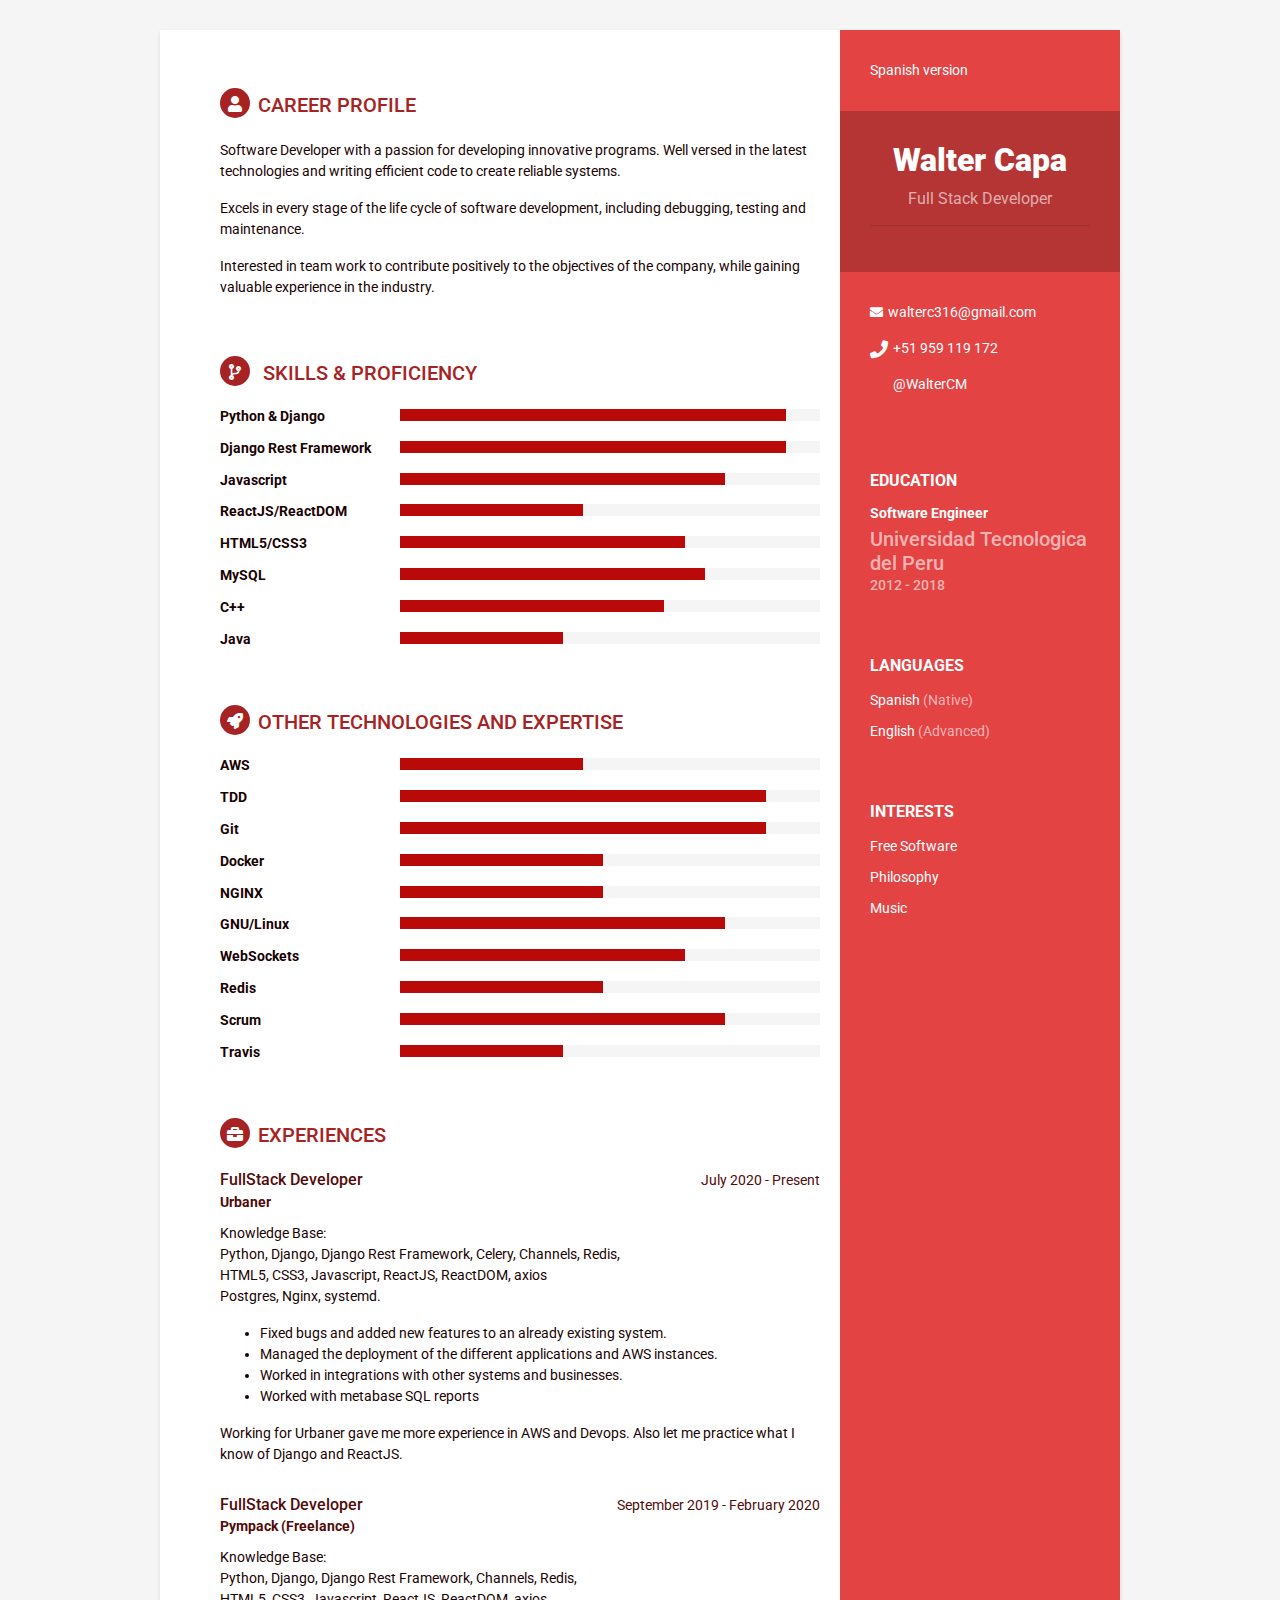
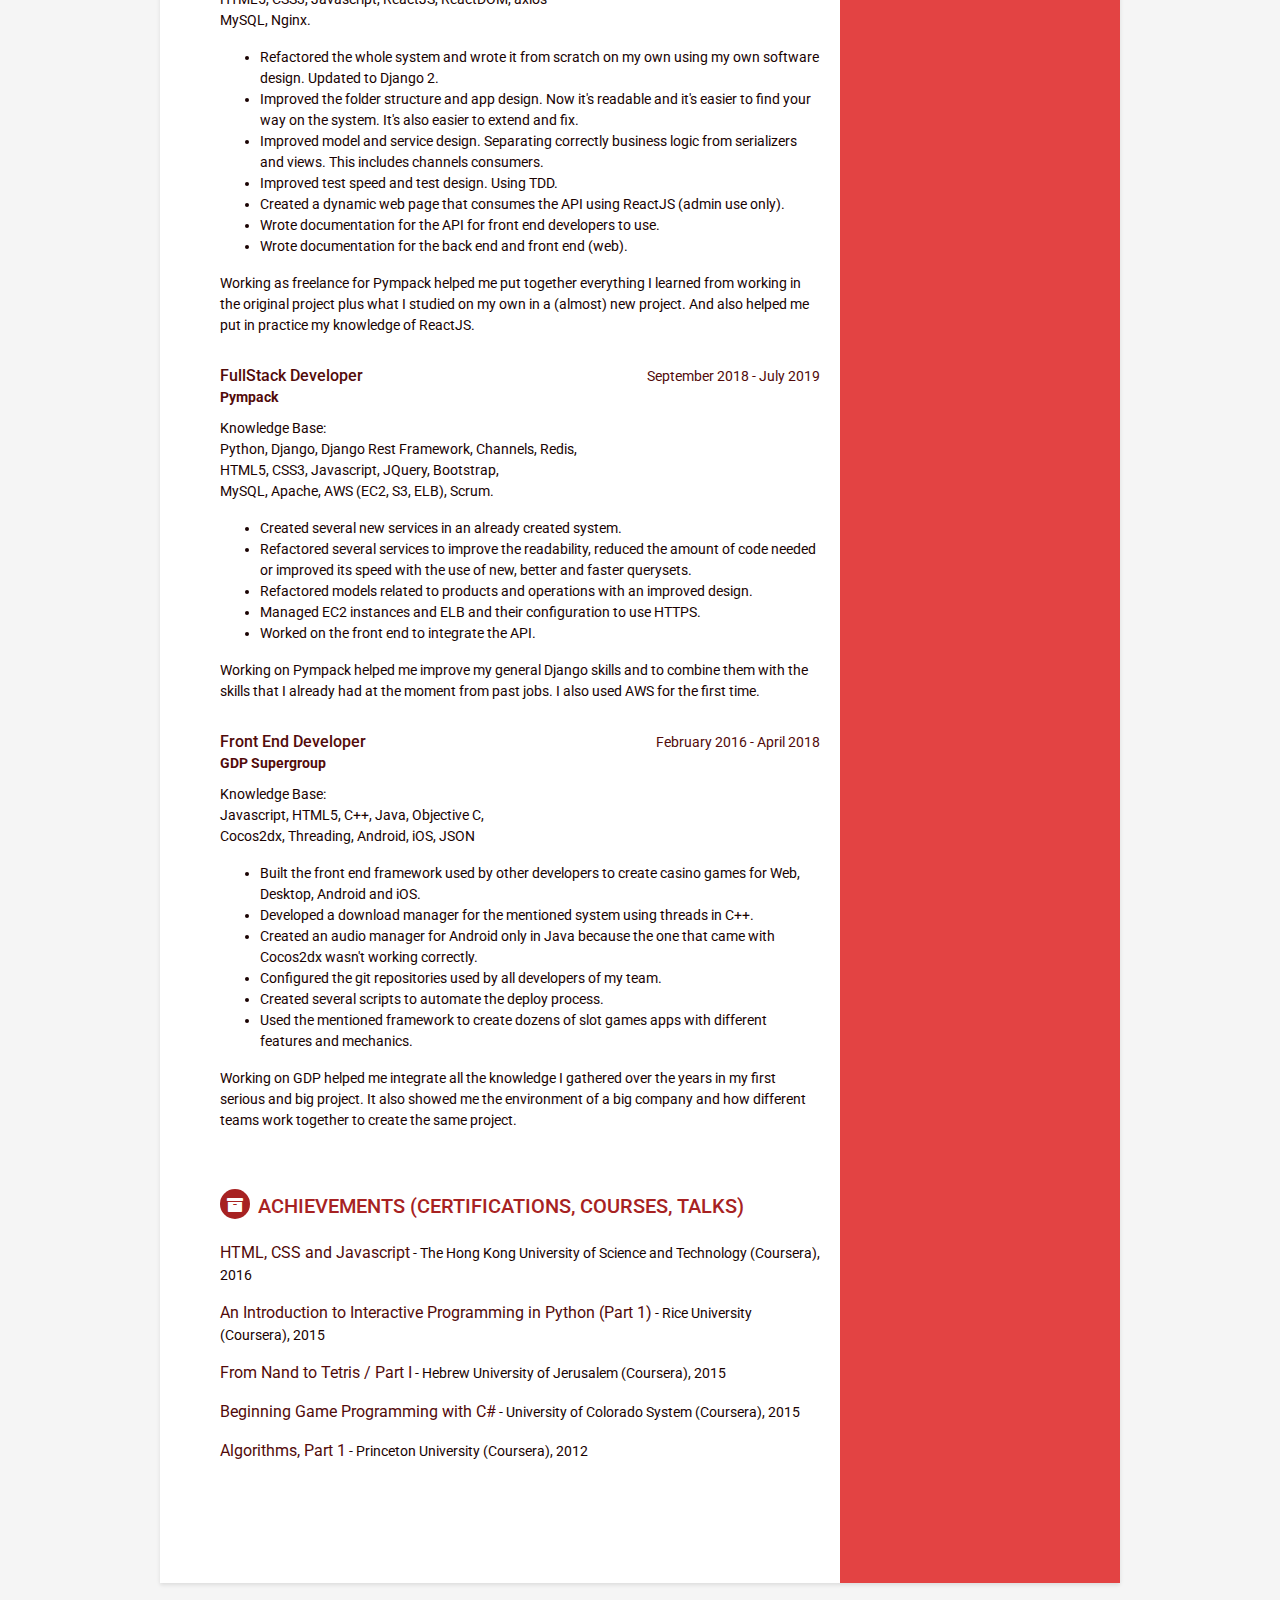
<file: index.html>
<!DOCTYPE html>
<!--[if IE 8]> <html lang="en" class="ie8"> <![endif]-->
<!--[if IE 9]> <html lang="en" class="ie9"> <![endif]-->
<!--[if !IE]><!--> <html lang="en"> <!--<![endif]-->

<head>
    <title>CV - Walter Capa</title>
    <!-- Meta -->
    <meta charset="utf-8">
    <meta http-equiv="X-UA-Compatible" content="IE=edge">
    <meta name="viewport" content="width=device-width, initial-scale=1.0">
    <meta name="description" content="Responsive HTML5 Resume/CV Template for Developers">
    <meta name="author" content="Xiaoying Riley at 3rd Wave Media">
    <link rel="shortcut icon" href="favicon.ico">
    <link href='https://fonts.googleapis.com/css?family=Roboto:400,500,400italic,300italic,300,500italic,700,700italic,900,900italic' rel='stylesheet' type='text/css'>
    <!-- Global CSS -->
    <link rel="stylesheet" href="assets/plugins/bootstrap/css/bootstrap.min.css">
    <!-- Plugins CSS -->
    <link rel="stylesheet" href="assets/plugins/font-awesome/css/all.min.css">

    <!-- Theme CSS -->
    <link id="theme-style" rel="stylesheet" href="assets/css/styles.css">
    <!-- HTML5 shim and Respond.js for IE8 support of HTML5 elements and media queries -->
    <!--[if lt IE 9]>
      <script src="https://oss.maxcdn.com/html5shiv/3.7.2/html5shiv.min.js"></script>
      <script src="https://oss.maxcdn.com/respond/1.4.2/respond.min.js"></script>
    <![endif]-->
</head>

<body>
    <div class="wrapper">
        <div class="sidebar-wrapper">
            <div class="contact-container container-block">
                <a href="index_es.html">Spanish version</a>
            </div>
            <div class="profile-container">
                <!--<img class="profile" src="assets/images/walter.jpeg" alt="" />-->
                <h1 class="name">Walter Capa</h1>
                <h3 class="tagline">Full Stack Developer

                <hr>
            </div><!--// Perfil-->

            <div class="contact-container container-block">
                <ul class="list-unstyled contact-list">
                    <li class="email"><i class="fa fa-envelope"></i><a href="#" >walterc316@gmail.com</a></li>
                    <li class="phone"><i class="fa fa-phone"></i>+51 959 119 172</li>
                    <li class="github"><i class="fa fa-github"></i><a href="https://github.com/WalterCM" target="_blank">@WalterCM</a></li>

                </ul>
            </div><!--//Contacto-->
            <div class="education-container container-block">
                <h2 class="container-block-title"> Education </h2>
                <div class="item">
                    <h4 class="degree">Software Engineer</h4>
                    <h5 class="meta">Universidad Tecnologica del Peru</h5>
                    <div class="time">2012 - 2018</div>
                </div><!--//item-->
            </div><!--//Educación y estudios-->

            <div class="languages-container container-block">
                <h2 class="container-block-title">Languages</h2>
                <ul class="list-unstyled interests-list">
                    <li>Spanish <span class="lang-desc">(Native)</span></li>
                    <li>English <span class="lang-desc">(Advanced)</span></li>
                </ul>
            </div><!--//Idiomas-->

            <div class="interests-container container-block">
                <h2 class="container-block-title">Interests</h2>
                <ul class="list-unstyled interests-list">
                    <li>Free Software</li>
                    <li>Philosophy</li>
                    <li>Music</li>
                </ul>
            </div><!--//interests-->

        </div><!--//sidebar-->

        <div class="main-wrapper">


            <section class="section summary-section">
                <h2 class="section-title"><i class="fa fa-user"></i>Career Profile </h2>
                <div class="summary">

<p>

Software Developer with a passion for developing innovative programs. Well versed in the latest
technologies and writing efficient code to create reliable systems.
</p>
<p>
Excels in every stage of the life cycle of software development, including debugging, testing and
maintenance.
</p>
<p>
Interested in team work to contribute positively to the objectives of the company, while gaining
valuable experience in the industry.
</p>



                </div><!--//resumen-->
            </section><!--//section-->


            <section class="skills-section section">
                <h2 class="section-title"><i class="fa fa-code-branch"></i> Skills & Proficiency </h2>
                <div class="skillset">
                    <div class="item">
                        <h3 class="level-title">Python & Django</h3>
                        <div class="level-bar">
                            <div class="level-bar-inner" data-level="95%">
                            </div>
                        </div><!--//level-bar-->
                    </div><!--//item-->
                    <div class="item">
                        <h3 class="level-title">Django Rest Framework</h3>
                        <div class="level-bar">
                            <div class="level-bar-inner" data-level="95%">
                            </div>
                        </div><!--//level-bar-->
                    </div><!--//item-->

                    <div class="item">
                        <h3 class="level-title">Javascript</h3>
                        <div class="level-bar">
                            <div class="level-bar-inner" data-level="80%">
                            </div>
                        </div><!--//level-bar-->
                    </div><!--//item-->

                    <div class="item">
                        <h3 class="level-title">ReactJS/ReactDOM</h3>
                        <div class="level-bar">
                            <div class="level-bar-inner" data-level="45%">
                            </div>
                        </div><!--//level-bar-->
                    </div><!--//item-->

                    <div class="item">
                        <h3 class="level-title">HTML5/CSS3</h3>
                        <div class="level-bar">
                            <div class="level-bar-inner" data-level="70%">
                            </div>
                        </div><!--//level-bar-->
                    </div><!--//item-->
                    <div class="item">
                        <h3 class="level-title">MySQL</h3>
                        <div class="level-bar">
                            <div class="level-bar-inner" data-level="75%">
                            </div>
                        </div><!--//level-bar-->
                    </div><!--//item-->



                    <div class="item">
                        <h3 class="level-title">C++</h3>
                        <div class="level-bar">
                            <div class="level-bar-inner" data-level="65%">
                            </div>
                        </div><!--//level-bar-->
                    </div><!--//item-->



                    <div class="item">
                        <h3 class="level-title">Java</h3>
                        <div class="level-bar">
                            <div class="level-bar-inner" data-level="40%">
                            </div>
                        </div><!--//level-bar-->
                    </div><!--//item-->


                </div>
            </section><!--//-Habulidades-->

            <section class="skills-section section">
                <h2 class="section-title"><i class="fa fa-rocket"></i>Other technologies and expertise</h2>
                <div class="skillset">

                    <div class="item">
                        <h3 class="level-title">AWS</h3>
                        <div class="level-bar">
                            <div class="level-bar-inner" data-level="45%">
                            </div>
                        </div><!--//level-bar-->
                    </div><!--//item-->

                    <div class="item">
                        <h3 class="level-title">TDD</h3>
                        <div class="level-bar">
                            <div class="level-bar-inner" data-level="90%">
                            </div>
                        </div><!--//level-bar-->
                    </div><!--//item-->

                    <div class="item">
                        <h3 class="level-title">Git</h3>
                        <div class="level-bar">
                            <div class="level-bar-inner" data-level="90%">
                            </div>
                        </div><!--//level-bar-->
                    </div><!--//item-->



                    <div class="item">
                        <h3 class="level-title">Docker</h3>
                        <div class="level-bar">
                            <div class="level-bar-inner" data-level="50%">
                            </div>
                        </div><!--//level-bar-->
                    </div><!--//item-->
                    <div class="item">
                        <h3 class="level-title">NGINX</h3>
                        <div class="level-bar">
                            <div class="level-bar-inner" data-level="50%">
                            </div>
                        </div><!--//level-bar-->
                    </div><!--//item-->
                    <div class="item">
                        <h3 class="level-title">GNU/Linux</h3>
                        <div class="level-bar">
                            <div class="level-bar-inner" data-level="80%">
                            </div>
                        </div><!--//level-bar-->
                    </div><!--//item-->

                    <div class="item">
                        <h3 class="level-title">WebSockets</h3>
                        <div class="level-bar">
                            <div class="level-bar-inner" data-level="70%">
                            </div>
                        </div><!--//level-bar-->
                    </div><!--//item-->
                    <div class="item">
                        <h3 class="level-title">Redis</h3>
                        <div class="level-bar">
                            <div class="level-bar-inner" data-level="50%">
                            </div>
                        </div><!--//level-bar-->
                    </div><!--//item-->


                    <div class="item">
                        <h3 class="level-title">Scrum</h3>
                        <div class="level-bar">
                            <div class="level-bar-inner" data-level="80%">
                            </div>
                        </div><!--//level-bar-->
                    </div><!--//item-->

                    <div class="item">
                        <h3 class="level-title">Travis</h3>
                        <div class="level-bar">
                            <div class="level-bar-inner" data-level="40%">
                            </div>
                        </div><!--//level-bar-->
                    </div><!--//item-->

                </div>
            </section><!--//-Habulidades-->




            <section class="section experiences-section">
                <h2 class="section-title"><i class="fa fa-briefcase"></i>Experiences </h2>


                <div class="item">
                    <div class="meta">
                        <div class="upper-row">
                            <h3 class="job-title">FullStack Developer</h3>
                            <div class="time">July 2020 - Present</div>
                        </div><!--//upper-row-->
                        <div class="company">Urbaner</div>
                    </div><!--//meta-->
                    <div class="details">

                        <p>
                            Knowledge Base: <br />
                            Python, Django, Django Rest Framework, Celery, Channels, Redis, <br />
                            HTML5, CSS3, Javascript, ReactJS, ReactDOM, axios<br />
                            Postgres, Nginx, systemd.
                        </p>

                        <ul>
                            <li>
                                Fixed bugs and added new features to an already existing system.
                            </li>
                            <li>
                                Managed the deployment of the different applications and AWS instances.
                            </li>
                            <li>
                                Worked in integrations with other systems and businesses.
                            </li>
                            <li>
                                Worked with metabase SQL reports
                            </li>
                        </ul>

                        <p>
                            Working for Urbaner gave me more experience in AWS and Devops. Also let me practice what I know of Django and ReactJS.
                        </p>
                    </div><!--//details-->
                </div>

                <div class="item">
                    <div class="meta">
                        <div class="upper-row">
                            <h3 class="job-title">FullStack Developer</h3>
                            <div class="time">September 2019 - February 2020</div>
                        </div><!--//upper-row-->
                        <div class="company">Pympack (Freelance)</div>
                    </div><!--//meta-->
                    <div class="details">

                        <p>
                            Knowledge Base: <br />
                            Python, Django, Django Rest Framework, Channels, Redis, <br />
                            HTML5, CSS3, Javascript, ReactJS, ReactDOM, axios<br />
                            MySQL, Nginx.
                        </p>

                        <ul>
                            <li>
                                Refactored the whole system and wrote it from scratch on my own using my own
                                software design. Updated to Django 2.
                            </li>
                            <li>
                                Improved the folder structure and app design. Now it's readable and it's
                                easier to find your way on the system. It's also easier to extend and fix.
                            </li>
                            <li>
                                Improved model and service design. Separating correctly business logic from
                                serializers and views. This includes channels consumers.
                            </li>
                            <li>
                                Improved test speed and test design. Using TDD.
                            </li>
                            <li>
                                Created a dynamic web page that consumes the API using ReactJS (admin use only).
                            </li>
                            <li>
                                Wrote documentation for the API for front end developers to use.
                            </li>
                            <li>
                                Wrote documentation for the back end and front end (web).
                            </li>
                        </ul>

                        <p>
                            Working as freelance for Pympack helped me put together everything I learned
                            from working in the original project plus what I studied on my own in a (almost)
                            new project.
                            And also helped me put in practice my knowledge of ReactJS.
                        </p>
                    </div><!--//details-->
                </div>

                <div class="item">
                    <div class="meta">
                        <div class="upper-row">
                            <h3 class="job-title">FullStack Developer</h3>
                            <div class="time">September 2018 - July 2019</div>
                        </div><!--//upper-row-->
                        <div class="company">Pympack</div>
                    </div><!--//meta-->
                    <div class="details">

                        <p>
                            Knowledge Base: <br />
                            Python, Django, Django Rest Framework, Channels, Redis, <br />
                            HTML5, CSS3, Javascript, JQuery, Bootstrap, <br />
                            MySQL, Apache, AWS (EC2, S3, ELB), Scrum.
                        </p>

                        <ul>
                            <li>
                                Created several new services in an already created system.
                            </li>
                            <li>
                                Refactored several services to improve the readability, reduced the amount of code
                                needed or improved its speed with the use of new, better and faster querysets.
                            </li>
                            <li>
                                Refactored models related to products and operations with an improved design.
                            </li>
                            <li>
                                Managed EC2 instances and ELB and their configuration to use HTTPS.
                            </li>

                            <li>
                                Worked on the front end to integrate the API.
                            </li>
                        </ul>

                        <p>
                            Working on Pympack helped me improve my general Django skills and to combine them with 
                            the skills that I already had at the moment from past jobs.
                            I also used AWS for the first time.
                        </p>
                    </div><!--//details-->
                </div>

                <div class="item">
                    <div class="meta">
                        <div class="upper-row">
                            <h3 class="job-title">Front End Developer</h3>
                            <div class="time">February 2016 - April 2018</div>
                        </div><!--//upper-row-->
                        <div class="company">GDP Supergroup</div>
                    </div><!--//meta-->
                    <div class="details">

                        <p>
                            Knowledge Base:  <br />
                            Javascript, HTML5, C++, Java, Objective C, <br />
                            Cocos2dx, Threading, Android, iOS, JSON
                        </p>
                        <ul>
                            <li>
                                Built the front end framework used by other developers to create casino
                                games for Web, Desktop, Android and iOS.
                            </li>
                            <li>
                                Developed a download manager for the mentioned system using threads in C++.
                            </li>
                            <li>
                                Created an audio manager for Android only in Java because the one that came
                                with Cocos2dx wasn't working correctly.
                            </li>
                            <li>
                                Configured the git repositories used by all developers of my team.
                            </li>
                            <li>
                                Created several scripts to automate the deploy process.
                            </li>
                            <li>
                                Used the mentioned framework to create dozens of slot games apps with
                                different features and mechanics.
                            </li>
                        </ul>

                        <p>
                            Working on GDP helped me integrate all the knowledge I gathered over the years
                            in my first serious and big project. It also showed me the environment of a big
                            company and how different teams work together to create the same project.
                        </p>
                    </div><!--//details-->
                </div><!--//item-->
            </section><!--//section-->




            <section class="section projects-section">
                <h2 class="section-title"><i class="fa fa-archive"></i>Achievements (Certifications, Courses, Talks)</h2>


                <div class="item">
                    <span class="project-title"><a href="https://www.coursera.org/specializations/full-stack-mobile-app-development" >HTML, CSS and Javascript</a></span>
                     - <span class="project-tagline">The Hong Kong University of Science and Technology (Coursera), 2016</span>
                </div>

                <div class="item">
                    <span class="project-title"><a href="https://www.coursera.org/learn/interactive-python-1" >An Introduction to Interactive Programming in Python (Part 1)</a></span>
                     - <span class="project-tagline">Rice University (Coursera), 2015</span>
                </div><!--//item-->

                <div class="item">
                    <span class="project-title"><a href="https://www.coursera.org/learn/build-a-computer" >From Nand to Tetris / Part I</a></span>
                     - <span class="project-tagline">Hebrew University of Jerusalem (Coursera), 2015</span>
                </div><!--//item-->

                <div class="item">
                    <span class="project-title"><a href="https://www.coursera.org/learn/game-programming" >Beginning Game Programming with C#</a></span>
                     - <span class="project-tagline">University of Colorado System (Coursera), 2015</span>
                </div><!--//item-->

                <div class="item">
                    <span class="project-title"><a href="https://www.coursera.org/learn/algorithms1" >Algorithms, Part 1</a></span>
                     - <span class="project-tagline">Princeton University (Coursera), 2012</span>
                </div><!--//item-->

            </section><!--//section-->



        </div><!--//main-body-->
    </div>

    <footer class="footer">
        <div class="text-center">

        </div>
    </footer><!--//footer-->

    <!-- Javascript -->
    <script type="text/javascript" src="assets/plugins/jquery-1.11.3.min.js"></script>
    <script type="text/javascript" src="assets/plugins/bootstrap/js/bootstrap.min.js"></script>
    <!-- custom js -->
    <script type="text/javascript" src="assets/js/main.js"></script>
</body>
</html>
</file>
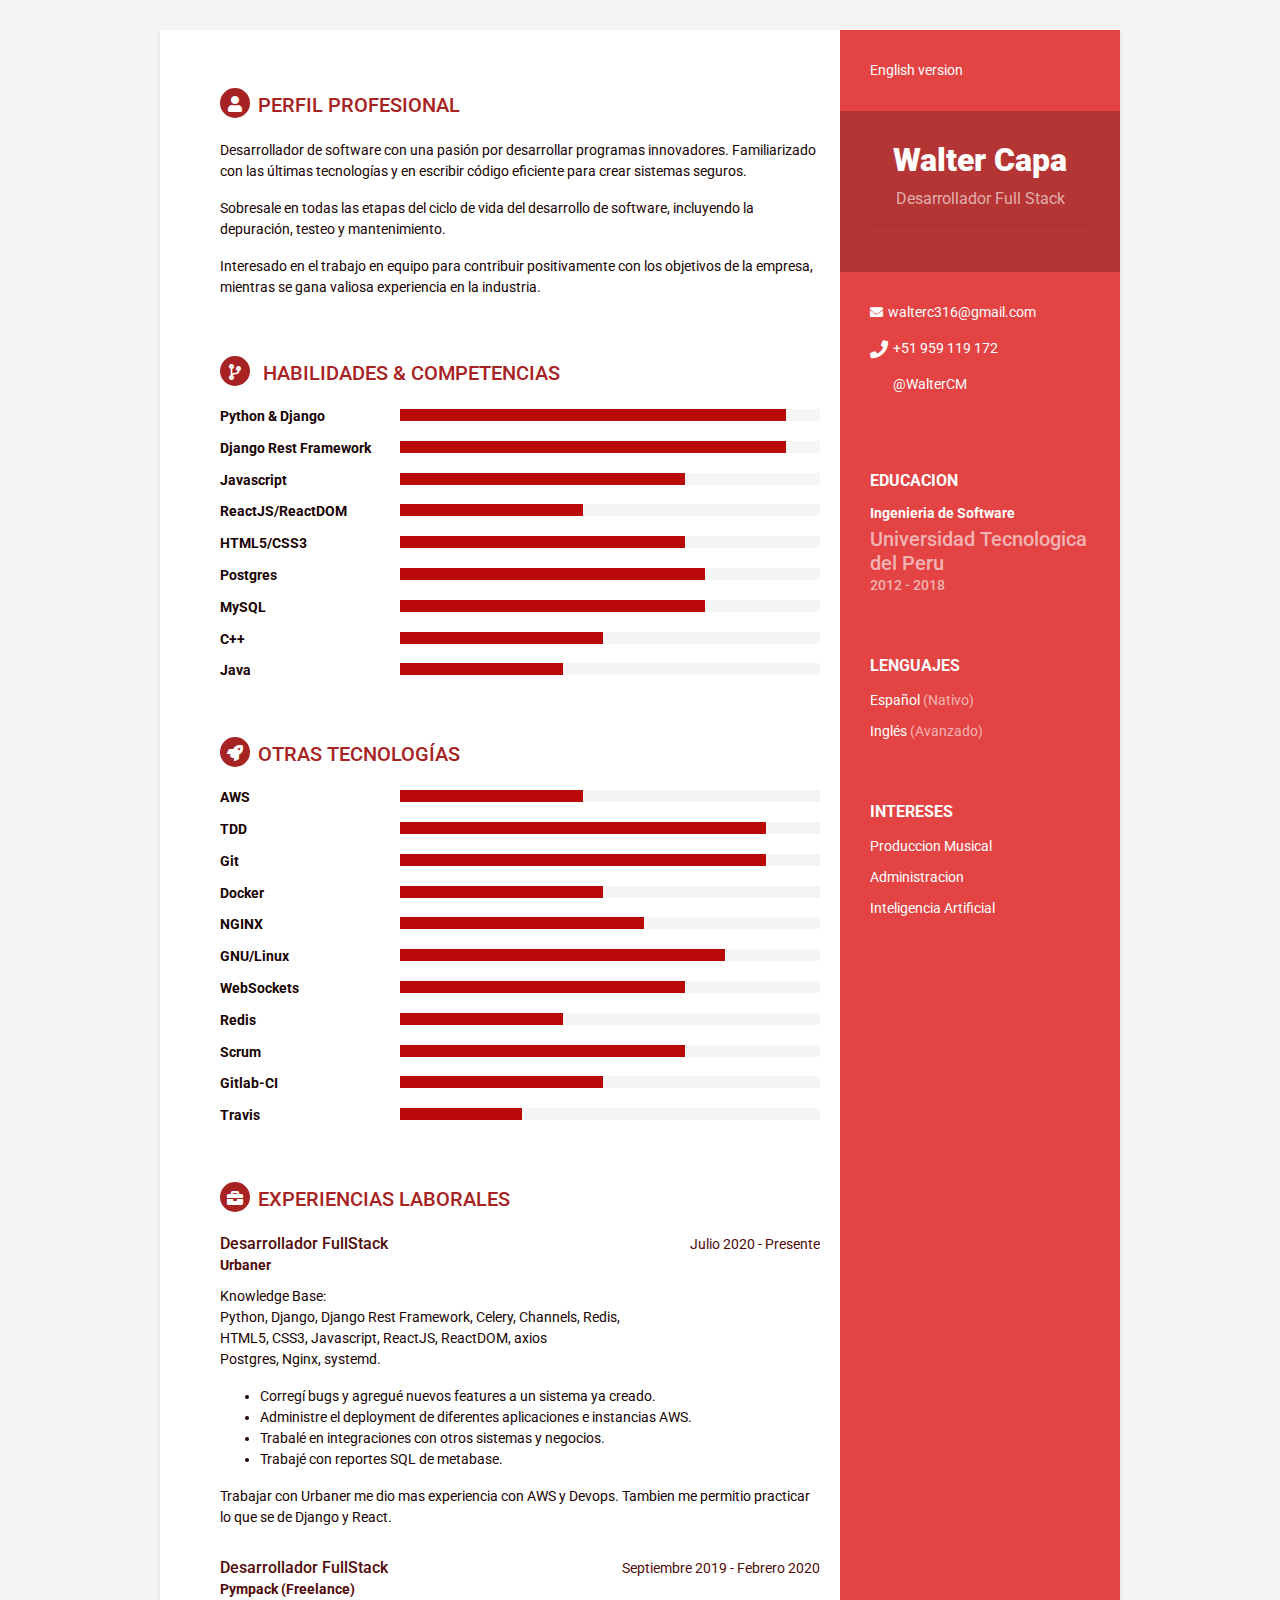
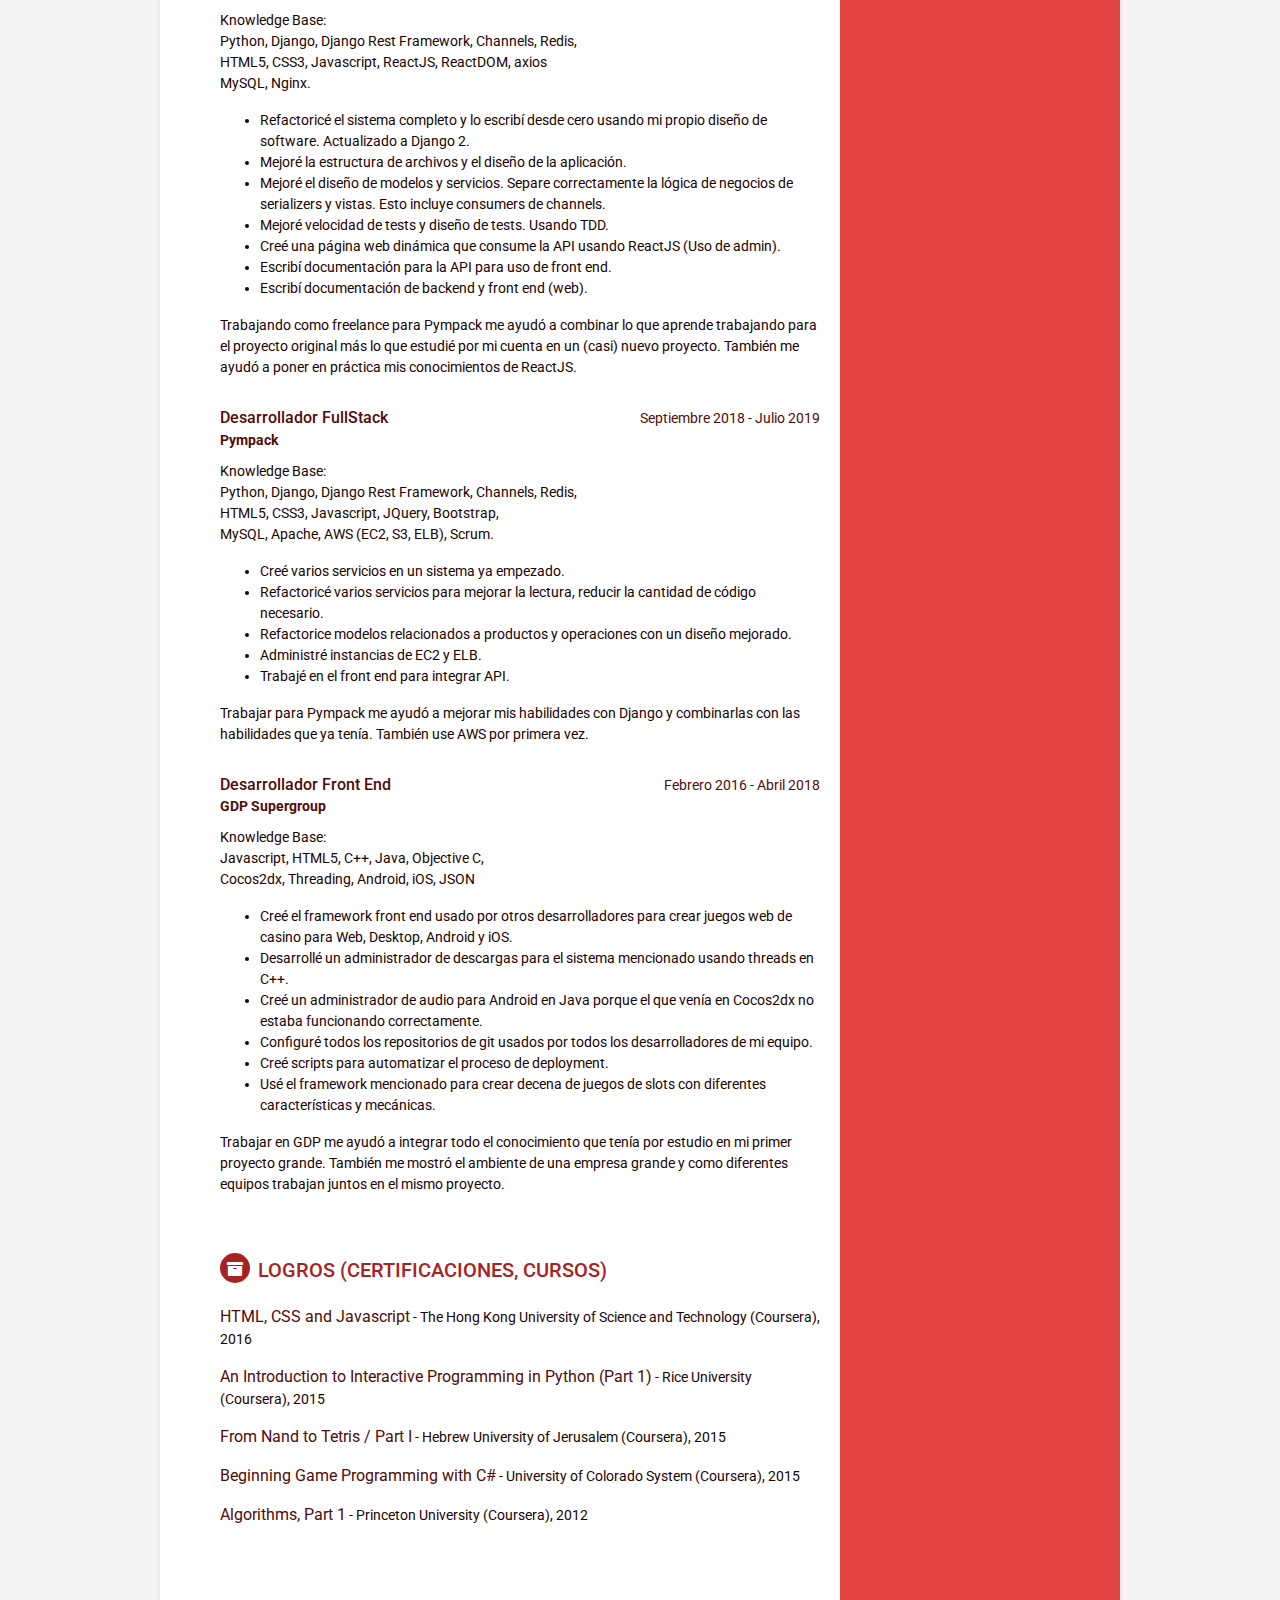
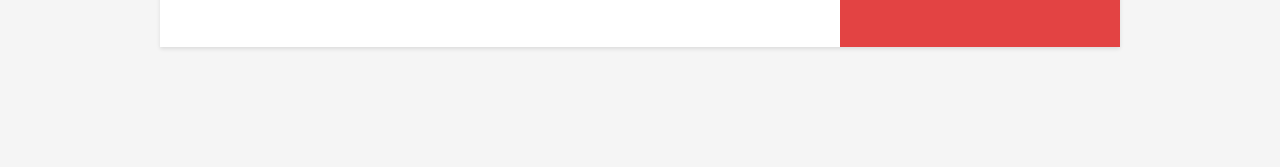
<file: index_es.html>
<!DOCTYPE html>
<!--[if IE 8]> <html lang="en" class="ie8"> <![endif]-->
<!--[if IE 9]> <html lang="en" class="ie9"> <![endif]-->
<!--[if !IE]><!--> <html lang="es"> <!--<![endif]-->

<head>
    <title>CV - Walter Capa</title>
    <!-- Meta -->
    <meta charset="utf-8">
    <meta http-equiv="X-UA-Compatible" content="IE=edge">
    <meta name="viewport" content="width=device-width, initial-scale=1.0">
    <meta name="description" content="Responsive HTML5 Resume/CV Template for Developers">
    <meta name="author" content="Xiaoying Riley at 3rd Wave Media">
    <link rel="shortcut icon" href="favicon.ico">
    <link href='https://fonts.googleapis.com/css?family=Roboto:400,500,400italic,300italic,300,500italic,700,700italic,900,900italic' rel='stylesheet' type='text/css'>
    <!-- Global CSS -->
    <link rel="stylesheet" href="assets/plugins/bootstrap/css/bootstrap.min.css">
    <!-- Plugins CSS -->
    <link rel="stylesheet" href="assets/plugins/font-awesome/css/all.min.css">

    <!-- Theme CSS -->
    <link id="theme-style" rel="stylesheet" href="assets/css/styles.css">
    <!-- HTML5 shim and Respond.js for IE8 support of HTML5 elements and media queries -->
    <!--[if lt IE 9]>
      <script src="https://oss.maxcdn.com/html5shiv/3.7.2/html5shiv.min.js"></script>
      <script src="https://oss.maxcdn.com/respond/1.4.2/respond.min.js"></script>
    <![endif]-->
</head>

<body>
    <div class="wrapper">
        <div class="sidebar-wrapper">
            <div class="contact-container container-block">
                <a href="index.html">English version</a>
            </div>
            <div class="profile-container">
                <!--<img class="profile" src="assets/images/walter.jpeg" alt="" />-->
                <h1 class="name">Walter Capa</h1>
                <h3 class="tagline">Desarrollador Full Stack

                <hr>
            </div><!--// Perfil-->

            <div class="contact-container container-block">
                <ul class="list-unstyled contact-list">
                    <li class="email"><i class="fa fa-envelope"></i><a href="#" >walterc316@gmail.com</a></li>
                    <li class="phone"><i class="fa fa-phone"></i>+51 959 119 172</li>
                    <li class="github"><i class="fa fa-github"></i><a href="https://github.com/WalterCM" target="_blank">@WalterCM</a></li>

                </ul>
            </div><!--//Contacto-->
            <div class="education-container container-block">
                <h2 class="container-block-title"> Educacion </h2>
                <div class="item">
                    <h4 class="degree">Ingenieria de Software</h4>
                    <h5 class="meta">Universidad Tecnologica del Peru</h5>
                    <div class="time">2012 - 2018</div>
                </div><!--//item-->
            </div><!--//Educación y estudios-->

            <div class="languages-container container-block">
                <h2 class="container-block-title">Lenguajes</h2>
                <ul class="list-unstyled interests-list">
                    <li>Español <span class="lang-desc">(Nativo)</span></li>
                    <li>Inglés <span class="lang-desc">(Avanzado)</span></li>
                </ul>
            </div><!--//Idiomas-->

            <div class="interests-container container-block">
                <h2 class="container-block-title">Intereses</h2>
                <ul class="list-unstyled interests-list">
                    <li>Produccion Musical</li>
                    <li>Administracion</li>
                    <li>Inteligencia Artificial</li>
                </ul>
            </div><!--//interests-->

        </div><!--//sidebar-->

        <div class="main-wrapper">


            <section class="section summary-section">
                <h2 class="section-title"><i class="fa fa-user"></i>Perfil profesional </h2>
                <div class="summary">

<p>
Desarrollador de software con una pasión por desarrollar programas innovadores. Familiarizado con las últimas tecnologías y en escribir código eficiente para crear sistemas seguros.
</p>
<p>
Sobresale en todas las etapas del ciclo de vida del desarrollo de software, incluyendo la depuración, testeo y mantenimiento.
</p>
<p>
Interesado en el trabajo en equipo para contribuir positivamente con los objetivos de la empresa, mientras se gana valiosa experiencia en la industria.
</p>



                </div><!--//resumen-->
            </section><!--//section-->


            <section class="skills-section section">
                <h2 class="section-title"><i class="fa fa-code-branch"></i> Habilidades & Competencias </h2>
                <div class="skillset">
                    <div class="item">
                        <h3 class="level-title">Python & Django</h3>
                        <div class="level-bar">
                            <div class="level-bar-inner" data-level="95%">
                            </div>
                        </div><!--//level-bar-->
                    </div><!--//item-->
                    <div class="item">
                        <h3 class="level-title">Django Rest Framework</h3>
                        <div class="level-bar">
                            <div class="level-bar-inner" data-level="95%">
                            </div>
                        </div><!--//level-bar-->
                    </div><!--//item-->

                    <div class="item">
                        <h3 class="level-title">Javascript</h3>
                        <div class="level-bar">
                            <div class="level-bar-inner" data-level="70%">
                            </div>
                        </div><!--//level-bar-->
                    </div><!--//item-->

                    <div class="item">
                        <h3 class="level-title">ReactJS/ReactDOM</h3>
                        <div class="level-bar">
                            <div class="level-bar-inner" data-level="45%">
                            </div>
                        </div><!--//level-bar-->
                    </div><!--//item-->

                    <div class="item">
                        <h3 class="level-title">HTML5/CSS3</h3>
                        <div class="level-bar">
                            <div class="level-bar-inner" data-level="70%">
                            </div>
                        </div><!--//level-bar-->
                    </div><!--//item-->
                    
                    <div class="item">
                        <h3 class="level-title">Postgres</h3>
                        <div class="level-bar">
                            <div class="level-bar-inner" data-level="75%">
                            </div>
                        </div><!--//level-bar-->
                    </div><!--//item-->
                    <div class="item">
                        <h3 class="level-title">MySQL</h3>
                        <div class="level-bar">
                            <div class="level-bar-inner" data-level="75%">
                            </div>
                        </div><!--//level-bar-->
                    </div><!--//item-->



                    <div class="item">
                        <h3 class="level-title">C++</h3>
                        <div class="level-bar">
                            <div class="level-bar-inner" data-level="50%">
                            </div>
                        </div><!--//level-bar-->
                    </div><!--//item-->



                    <div class="item">
                        <h3 class="level-title">Java</h3>
                        <div class="level-bar">
                            <div class="level-bar-inner" data-level="40%">
                            </div>
                        </div><!--//level-bar-->
                    </div><!--//item-->


                </div>
            </section><!--//-Habilidades-->

            <section class="skills-section section">
                <h2 class="section-title"><i class="fa fa-rocket"></i>Otras tecnologías</h2>
                <div class="skillset">

                    <div class="item">
                        <h3 class="level-title">AWS</h3>
                        <div class="level-bar">
                            <div class="level-bar-inner" data-level="45%">
                            </div>
                        </div><!--//level-bar-->
                    </div><!--//item-->

                    <div class="item">
                        <h3 class="level-title">TDD</h3>
                        <div class="level-bar">
                            <div class="level-bar-inner" data-level="90%">
                            </div>
                        </div><!--//level-bar-->
                    </div><!--//item-->

                    <div class="item">
                        <h3 class="level-title">Git</h3>
                        <div class="level-bar">
                            <div class="level-bar-inner" data-level="90%">
                            </div>
                        </div><!--//level-bar-->
                    </div><!--//item-->



                    <div class="item">
                        <h3 class="level-title">Docker</h3>
                        <div class="level-bar">
                            <div class="level-bar-inner" data-level="50%">
                            </div>
                        </div><!--//level-bar-->
                    </div><!--//item-->
                    <div class="item">
                        <h3 class="level-title">NGINX</h3>
                        <div class="level-bar">
                            <div class="level-bar-inner" data-level="60%">
                            </div>
                        </div><!--//level-bar-->
                    </div><!--//item-->
                    <div class="item">
                        <h3 class="level-title">GNU/Linux</h3>
                        <div class="level-bar">
                            <div class="level-bar-inner" data-level="80%">
                            </div>
                        </div><!--//level-bar-->
                    </div><!--//item-->

                    <div class="item">
                        <h3 class="level-title">WebSockets</h3>
                        <div class="level-bar">
                            <div class="level-bar-inner" data-level="70%">
                            </div>
                        </div><!--//level-bar-->
                    </div><!--//item-->
                    <div class="item">
                        <h3 class="level-title">Redis</h3>
                        <div class="level-bar">
                            <div class="level-bar-inner" data-level="40%">
                            </div>
                        </div><!--//level-bar-->
                    </div><!--//item-->


                    <div class="item">
                        <h3 class="level-title">Scrum</h3>
                        <div class="level-bar">
                            <div class="level-bar-inner" data-level="70%">
                            </div>
                        </div><!--//level-bar-->
                    </div><!--//item-->

                    
                    <div class="item">
                        <h3 class="level-title">Gitlab-CI</h3>
                        <div class="level-bar">
                            <div class="level-bar-inner" data-level="50%">
                            </div>
                        </div><!--//level-bar-->
                    </div><!--//item-->

                    
                    <div class="item">
                        <h3 class="level-title">Travis</h3>
                        <div class="level-bar">
                            <div class="level-bar-inner" data-level="30%">
                            </div>
                        </div><!--//level-bar-->
                    </div><!--//item-->

                </div>
            </section><!--//-Habulidades-->




            <section class="section experiences-section">
                <h2 class="section-title"><i class="fa fa-briefcase"></i>Experiencias laborales </h2>

                <div class="item">
                    <div class="meta">
                        <div class="upper-row">
                            <h3 class="job-title">Desarrollador FullStack</h3>
                            <div class="time">Julio 2020 - Presente</div>
                        </div><!--//upper-row-->
                        <div class="company">Urbaner</div>
                    </div><!--//meta-->
                    <div class="details">

                        <p>
                            Knowledge Base: <br />
                            Python, Django, Django Rest Framework, Celery, Channels, Redis, <br />
                            HTML5, CSS3, Javascript, ReactJS, ReactDOM, axios<br />
                            Postgres, Nginx, systemd.
                        </p>

                        <ul>
                            <li>
                                Corregí bugs y agregué nuevos features a un sistema ya creado.
                            </li>
                            <li>
                                Administre el deployment de diferentes aplicaciones e instancias AWS.
                            </li>
                            <li>
                                Trabalé en integraciones con otros sistemas y negocios.
                            </li>
                            <li>
                                Trabajé con reportes SQL de metabase.
                            </li>
                        </ul>

                        <p>
                            Trabajar con Urbaner me dio mas experiencia con AWS y Devops. Tambien me permitio practicar lo que se de Django y React.
                        </p>
                    </div><!--//details-->
                </div>

                <div class="item">
                    <div class="meta">
                        <div class="upper-row">
                            <h3 class="job-title">Desarrollador FullStack</h3>
                            <div class="time">Septiembre 2019 - Febrero 2020</div>
                        </div><!--//upper-row-->
                        <div class="company">Pympack (Freelance)</div>
                    </div><!--//meta-->
                    <div class="details">

                        <p>
                            Knowledge Base: <br />
                            Python, Django, Django Rest Framework, Channels, Redis, <br />
                            HTML5, CSS3, Javascript, ReactJS, ReactDOM, axios<br />
                            MySQL, Nginx.
                        </p>

                        <ul>
                            <li>
                                Refactoricé el sistema completo y lo escribí desde cero usando mi propio diseño de software. Actualizado a Django 2.
                            </li>
                            <li>
                                Mejoré la estructura de archivos y el diseño de la aplicación.
                            </li>
                            <li>
                                Mejoré el diseño de modelos y servicios. Separe correctamente la lógica de negocios de serializers y vistas. Esto incluye consumers de channels.
                            </li>
                            <li>
                                Mejoré velocidad de tests y diseño de tests. Usando TDD.
                            </li>
                            <li>
                                Creé una página web dinámica que consume la API usando ReactJS (Uso de admin).
                            </li>
                            <li>
                                Escribí documentación para la API para uso de front end.
                            </li>
                            <li>
                                Escribí documentación de backend y front end (web).
                            </li>
                        </ul>

                        <p>
                            Trabajando como freelance para Pympack me ayudó a combinar lo que aprende trabajando para el proyecto original más lo que estudié por mi cuenta en un (casi) nuevo proyecto. 
                            También me ayudó a poner en práctica mis conocimientos de ReactJS.
                        </p>
                    </div><!--//details-->
                </div>

                <div class="item">
                    <div class="meta">
                        <div class="upper-row">
                            <h3 class="job-title">Desarrollador FullStack</h3>
                            <div class="time">Septiembre 2018 - Julio 2019</div>
                        </div><!--//upper-row-->
                        <div class="company">Pympack</div>
                    </div><!--//meta-->
                    <div class="details">

                        <p>
                            Knowledge Base: <br />
                            Python, Django, Django Rest Framework, Channels, Redis, <br />
                            HTML5, CSS3, Javascript, JQuery, Bootstrap, <br />
                            MySQL, Apache, AWS (EC2, S3, ELB), Scrum.
                        </p>

                        <ul>
                            <li>
                                Creé varios servicios en un sistema ya empezado.
                            </li>
                            <li>
                                Refactoricé varios servicios para mejorar la lectura, reducir la cantidad de código necesario.
                            </li>
                            <li>
                                Refactorice modelos relacionados a productos y operaciones con un diseño mejorado.
                            </li>
                            <li>
                                Administré instancias de EC2 y ELB.
                            </li>

                            <li>
                                Trabajé en el front end para integrar API.
                            </li>
                        </ul>

                        <p>
                            Trabajar para Pympack me ayudó a mejorar mis habilidades con Django y combinarlas con las habilidades que ya tenía. También use AWS por primera vez.
                        </p>
                    </div><!--//details-->
                </div>

                <div class="item">
                    <div class="meta">
                        <div class="upper-row">
                            <h3 class="job-title">Desarrollador Front End</h3>
                            <div class="time">Febrero 2016 - Abril 2018</div>
                        </div><!--//upper-row-->
                        <div class="company">GDP Supergroup</div>
                    </div><!--//meta-->
                    <div class="details">

                        <p>
                            Knowledge Base:  <br />
                            Javascript, HTML5, C++, Java, Objective C, <br />
                            Cocos2dx, Threading, Android, iOS, JSON
                        </p>
                        <ul>
                            <li>
                                Creé el framework front end usado por otros desarrolladores para crear juegos web de casino para Web, Desktop, Android y iOS.
                            </li>
                            <li>
                                Desarrollé un administrador de descargas para el sistema mencionado usando threads en C++.
                            </li>
                            <li>
                                Creé un administrador de audio para Android en Java porque el que venía en Cocos2dx no estaba funcionando correctamente.
                            </li>
                            <li>
                                Configuré todos los repositorios de git usados por todos los desarrolladores de mi equipo.
                            </li>
                            <li>
                                Creé scripts para automatizar el proceso de deployment.
                            </li>
                            <li>
                                Usé el framework mencionado para crear decena de juegos de slots con diferentes características y mecánicas.
                            </li>
                        </ul>

                        <p>
                            Trabajar en GDP me ayudó a integrar todo el conocimiento que tenía por estudio en mi primer proyecto grande. También me mostró el ambiente de una empresa grande y como diferentes equipos trabajan juntos en el mismo proyecto.
                        </p>
                    </div><!--//details-->
                </div><!--//item-->
            </section><!--//section-->




            <section class="section projects-section">
                <h2 class="section-title"><i class="fa fa-archive"></i>Logros (Certificaciones, Cursos)</h2>


                <div class="item">
                    <span class="project-title"><a href="https://www.coursera.org/specializations/full-stack-mobile-app-development" >HTML, CSS and Javascript</a></span>
                     - <span class="project-tagline">The Hong Kong University of Science and Technology (Coursera), 2016</span>
                </div>

                <div class="item">
                    <span class="project-title"><a href="https://www.coursera.org/learn/interactive-python-1" >An Introduction to Interactive Programming in Python (Part 1)</a></span>
                     - <span class="project-tagline">Rice University (Coursera), 2015</span>
                </div><!--//item-->

                <div class="item">
                    <span class="project-title"><a href="https://www.coursera.org/learn/build-a-computer" >From Nand to Tetris / Part I</a></span>
                     - <span class="project-tagline">Hebrew University of Jerusalem (Coursera), 2015</span>
                </div><!--//item-->

                <div class="item">
                    <span class="project-title"><a href="https://www.coursera.org/learn/game-programming" >Beginning Game Programming with C#</a></span>
                     - <span class="project-tagline">University of Colorado System (Coursera), 2015</span>
                </div><!--//item-->

                <div class="item">
                    <span class="project-title"><a href="https://www.coursera.org/learn/algorithms1" >Algorithms, Part 1</a></span>
                     - <span class="project-tagline">Princeton University (Coursera), 2012</span>
                </div><!--//item-->

            </section><!--//section-->



        </div><!--//main-body-->
    </div>

    <footer class="footer">
        <div class="text-center">

        </div>
    </footer><!--//footer-->

    <!-- Javascript -->
    <script type="text/javascript" src="assets/plugins/jquery-1.11.3.min.js"></script>
    <script type="text/javascript" src="assets/plugins/bootstrap/js/bootstrap.min.js"></script>
    <!-- custom js -->
    <script type="text/javascript" src="assets/js/main.js"></script>
</body>
</html>
</file>
<file: assets/css/styles.css>
body {
  font-family: 'Roboto', sans-serif;
  color: #190202;
  background: #f5f5f5;
  font-size: 14px;
  padding: 30px;
  -webkit-font-smoothing: antialiased;
  -moz-osx-font-smoothing: grayscale;
}
h1,
h2,
h3,
h4,
h5,
h6 {
  font-weight: 700;
}
a {
  color: #520A0A;
  -webkit-transition: all 0.4s ease-in-out;
  -moz-transition: all 0.4s ease-in-out;
  -ms-transition: all 0.4s ease-in-out;
  -o-transition: all 0.4s ease-in-out;
}
a:hover {
  text-decoration: underline;
  color: #1a454f;
}
a:focus {
  text-decoration: none;
}
p {
  line-height: 1.5;
}
.wrapper {
  background: #42A8C0;
  max-width: 960px;
  margin: 0 auto;
  position: relative;
  -webkit-box-shadow: 0px 2px 4px rgba(0, 0, 0, 0.1);
  -moz-box-shadow: 0px 2px 4px rgba(0, 0, 0, 0.1);
  box-shadow: 0px 2px 4px rgba(0, 0, 0, 0.1);
}
.sidebar-wrapper {
  background: #E34343;
  position: absolute;
  right: 0;
  width: 280px;
  height: 100%;
  min-height: 800px;
  color: #fff;
}
.sidebar-wrapper a {
  color: #fff;
}
.sidebar-wrapper .profile-container {
  padding: 30px;
  background: rgba(0, 0, 0, 0.2);
  text-align: center;
  color: #fff;
}
.sidebar-wrapper .name {
  font-size: 32px;
  font-weight: 900;
  margin-top: 0;
  margin-bottom: 10px;
}
.sidebar-wrapper .tagline {
  color: rgba(255, 255, 255, 0.6);
  font-size: 16px;
  font-weight: 400;
  margin-top: 0;
  margin-bottom: 0;
}
.sidebar-wrapper .profile {
  margin-bottom: 15px;
}
.sidebar-wrapper .contact-list .fa {
  margin-right: 5px;
  font-size: 18px;
  vertical-align: middle;
}
.sidebar-wrapper .contact-list li {
  margin-bottom: 15px;
}
.sidebar-wrapper .contact-list li:last-child {
  margin-bottom: 0;
}
.sidebar-wrapper .contact-list .email .fa {
  font-size: 13px;
}
.sidebar-wrapper .container-block {
  padding: 30px;
}
.sidebar-wrapper .container-block-title {
  text-transform: uppercase;
  font-size: 16px;
  font-weight: 700;
  margin-top: 0;
  margin-bottom: 15px;
}
.sidebar-wrapper .degree {
  font-size: 14px;
  margin-top: 0;
  margin-bottom: 5px;
}
.sidebar-wrapper .education-container .item {
  margin-bottom: 15px;
}
.sidebar-wrapper .education-container .item:last-child {
  margin-bottom: 0;
}
.sidebar-wrapper .education-container .meta {
  color: rgba(255, 255, 255, 0.6);
  font-weight: 500;
  margin-bottom: 0px;
  margin-top: 0;
}
.sidebar-wrapper .education-container .time {
  color: rgba(255, 255, 255, 0.6);
  font-weight: 500;
  margin-bottom: 0px;
}
.sidebar-wrapper .languages-container .lang-desc {
  color: rgba(255, 255, 255, 0.6);
}
.sidebar-wrapper .languages-list {
  margin-bottom: 0;
}
.sidebar-wrapper .languages-list li {
  margin-bottom: 10px;
}
.sidebar-wrapper .languages-list li:last-child {
  margin-bottom: 0;
}
.sidebar-wrapper .interests-list {
  margin-bottom: 0;
}
.sidebar-wrapper .interests-list li {
  margin-bottom: 10px;
}
.sidebar-wrapper .interests-list li:last-child {
  margin-bottom: 0;
}
.main-wrapper {
  background: #fff;
  padding: 60px;
  padding-right: 300px;
}
.main-wrapper .section-title {
  text-transform: uppercase;
  font-size: 20px;
  font-weight: 500;
  color: #A72222  ;
  position: relative;
  margin-top: 0;
  margin-bottom: 20px;
}
.main-wrapper .section-title .fa {
  width: 30px;
  height: 30px;
  margin-right: 8px;
  display: inline-block;
  color: #fff;
  -webkit-border-radius: 50%;
  -moz-border-radius: 50%;
  -ms-border-radius: 50%;
  -o-border-radius: 50%;
  border-radius: 50%;
  -moz-background-clip: padding;
  -webkit-background-clip: padding-box;
  background-clip: padding-box;
  background: #A72222;
  text-align: center;
  padding-top: 8px;
  font-size: 16px;
  position: relative;
  top: -2px;
}
.main-wrapper .section {
  margin-bottom: 60px;
}
.main-wrapper .experiences-section .item {
  margin-bottom: 30px;
}
.main-wrapper .upper-row {
  position: relative;
  overflow: hidden;
  margin-bottom: 2px;
}
.main-wrapper .job-title {
  color: #520A0A;
  font-size: 16px;
  margin-top: 0;
  margin-bottom: 0;
  font-weight: 500;
}
.main-wrapper .time {
  position: absolute;
  right: 0;
  top: 0;
  color: #520A0A;
}
.main-wrapper .company {
  margin-bottom: 10px;
  color: #520A0A;
  font-weight: bold;
}
.main-wrapper .project-title {
  font-size: 16px;
  font-weight: 400;
  margin-top: 0;
  margin-bottom: 5px;
}
.main-wrapper .projects-section .intro {
  margin-bottom: 30px;
}
.main-wrapper .projects-section .item {
  margin-bottom: 15px;
}
.skillset .item {
  margin-bottom: 15px;
  overflow: hidden;
}
.skillset .level-title {
  font-size: 14px;
  margin-top: 0;
  margin-bottom: 12px;
}
.skillset .level-bar {
  height: 12px;
  background: #f5f5f5;
}
.skillset .level-bar-inner {
  height: 12px;
  background: #BA0909;
}
.footer {
  padding: 30px;
  padding-top: 60px;
}
.footer .copyright {
  line-height: 1.6;
  color: #545E6C;
  font-size: 13px;
}
.footer .fa-heart {
  color: #fb866a;
}

@media (max-width: 767px) {
  .sidebar-wrapper {
    position: static;
    width: inherit;
  }
  .main-wrapper {
    padding: 30px;
  }
  .main-wrapper .time {
    position: static;
    display: block;
    margin-top: 5px;
  }
  .main-wrapper .upper-row {
    margin-bottom: 0;
  }
}

@media (min-width: 992px) {
  .skillset .level-title {
    display: inline-block;
    float: left;
    width: 30%;
    margin-bottom: 0;
  }
  .skillset .level-bar {
    display: inline-block;
    width: 70%;
    float: left;
    position: relative;
    top: 1px;
  }
}
</file>
